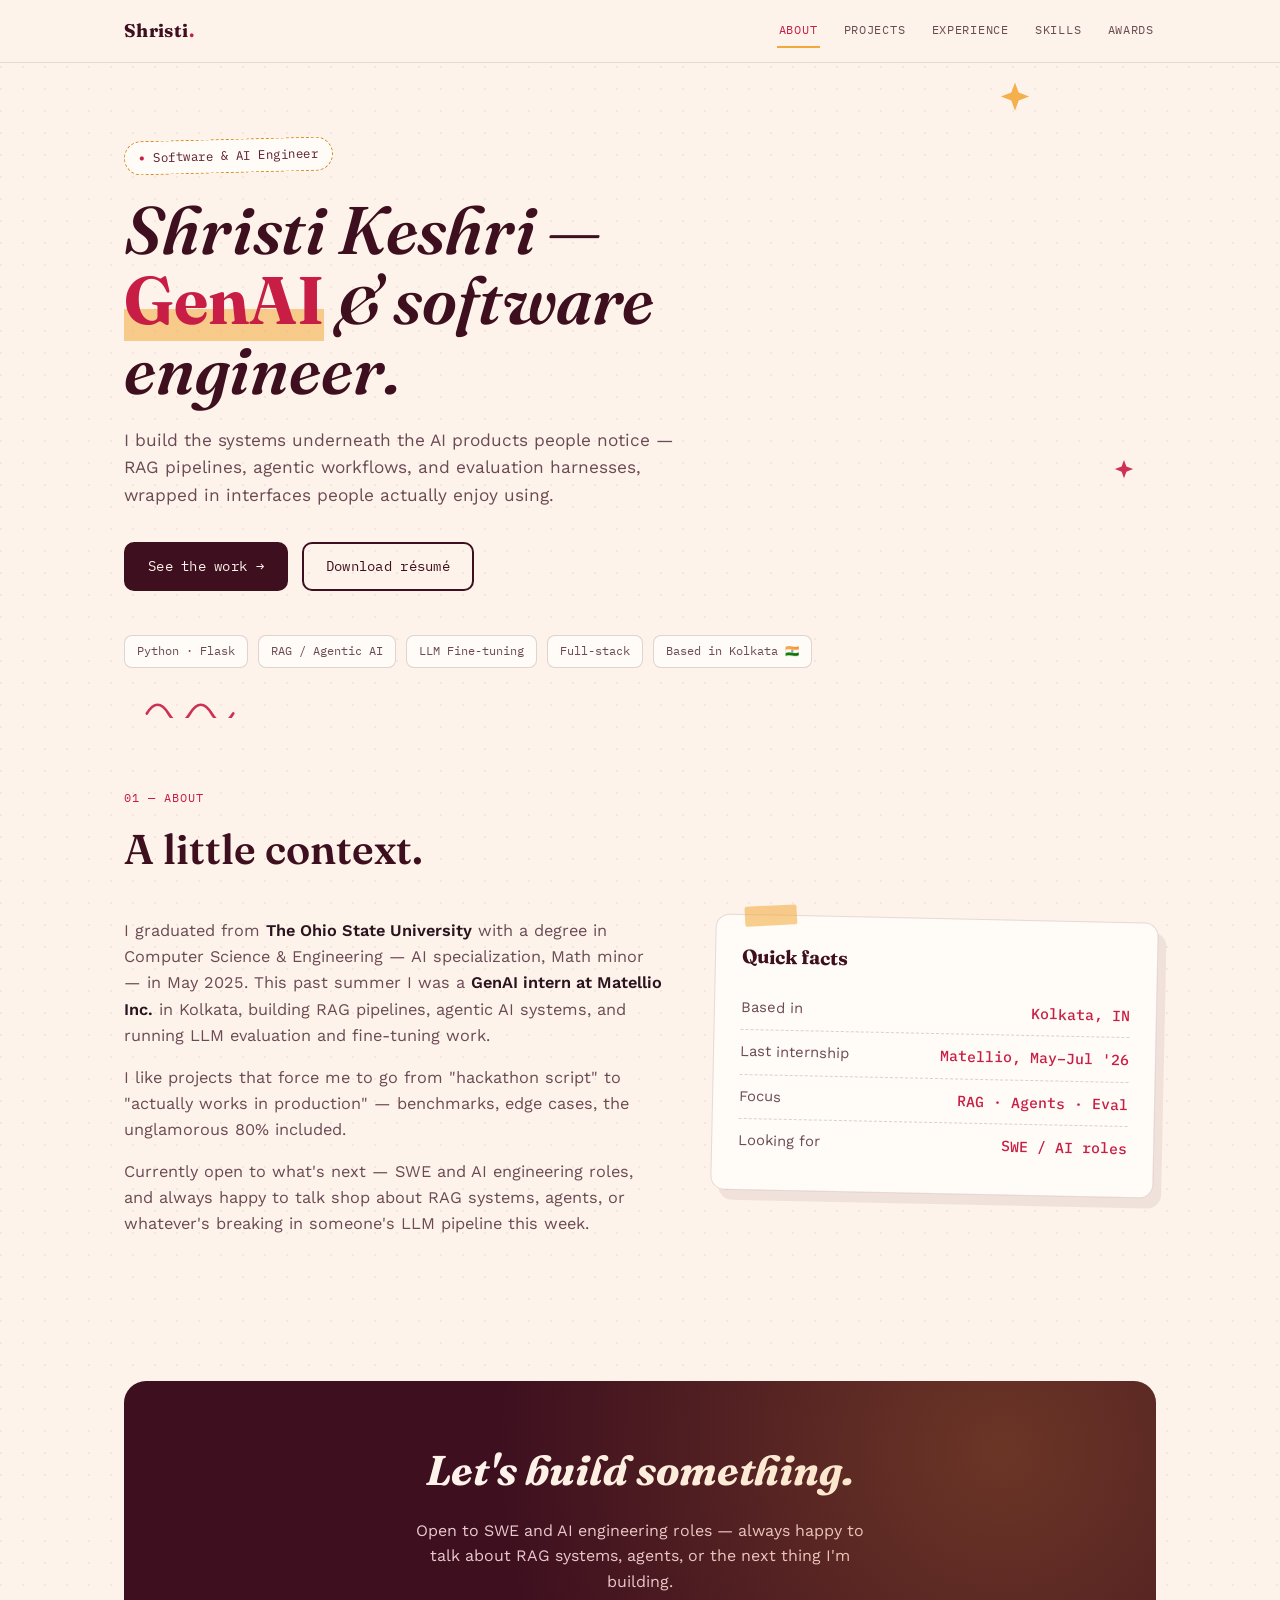
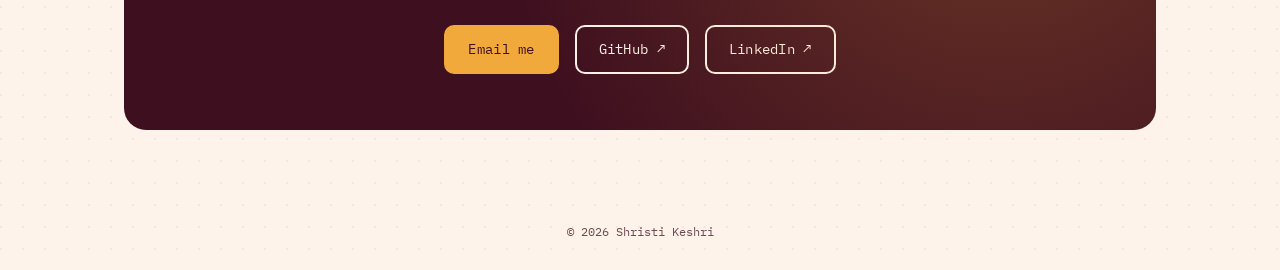
<file: index.html>
<!DOCTYPE html>
<html lang="en">
<head>
<meta charset="UTF-8">
<meta name="viewport" content="width=device-width, initial-scale=1.0">
<title>Shristi Keshri — GenAI Engineer</title>
<meta name="description" content="Shristi Keshri — GenAI &amp; Software Engineer. RAG pipelines, agentic systems, and full-stack builds.">
<link rel="preconnect" href="https://fonts.googleapis.com">
<link rel="preconnect" href="https://fonts.gstatic.com" crossorigin>
<link href="https://fonts.googleapis.com/css2?family=Fraunces:ital,opsz,wght@0,9..144,400;0,9..144,600;0,9..144,700;1,9..144,500&family=Work+Sans:wght@400;500;600&family=IBM+Plex+Mono:wght@400;500&display=swap" rel="stylesheet">
<link rel="stylesheet" href="style.css">
</head>
<body>

<header class="nav">
  <div class="nav-inner">
    <a class="brand" href="index.html">Shristi<span>.</span></a>
    <nav class="links">
      <a href="index.html" class="active">About</a>
      <a href="projects.html">Projects</a>
      <a href="experience.html">Experience</a>
      <a href="skills.html">Skills</a>
      <a href="awards.html">Awards</a>
    </nav>
  </div>
</header>

<main>
  <div class="wrap">
    <section class="hero">
      <svg class="doodle star1" viewBox="0 0 24 24" fill="none" xmlns="http://www.w3.org/2000/svg"><path d="M12 1l2.6 7.2L22 11l-7.4 2.8L12 21l-2.6-7.2L2 11l7.4-2.8L12 1z" fill="#F2A93B"/></svg>
      <svg class="doodle squiggle" viewBox="0 0 100 20" fill="none" xmlns="http://www.w3.org/2000/svg"><path d="M2 15C10 2 18 2 26 15C34 28 42 28 50 15C58 2 66 2 74 15C82 28 90 28 98 15" stroke="#C81E45" stroke-width="3" stroke-linecap="round"/></svg>
      <svg class="doodle star2" viewBox="0 0 24 24" fill="none" xmlns="http://www.w3.org/2000/svg"><path d="M12 1l2.6 7.2L22 11l-7.4 2.8L12 21l-2.6-7.2L2 11l7.4-2.8L12 1z" fill="#C81E45"/></svg>
      <span class="hero-tag">Software &amp; AI Engineer</span>
      <h1 class="hero-title">Shristi Keshri —<br><em>GenAI</em> &amp; software engineer.</h1>
      <p class="hero-sub">I build the systems underneath the AI products people notice — RAG pipelines, agentic workflows, and evaluation harnesses, wrapped in interfaces people actually enjoy using.</p>
      <div class="hero-cta">
        <a class="btn btn-solid" href="projects.html">See the work →</a>
        <a class="btn btn-outline" href="assets/ShristiKeshri_Resume.pdf" download>Download résumé</a>
      </div>
      <div class="hero-chips">
        <span class="chip">Python · Flask</span>
        <span class="chip">RAG / Agentic AI</span>
        <span class="chip">LLM Fine-tuning</span>
        <span class="chip">Full-stack</span>
        <span class="chip">Based in Kolkata 🇮🇳</span>
      </div>
    </section>

    <section id="about">
      <p class="eyebrow">01 — about</p>
      <h2 class="section-title">A little context.</h2>
      <div class="about-grid">
        <div class="about-text">
          <p>I graduated from <strong>The Ohio State University</strong> with a degree in Computer Science &amp; Engineering — AI specialization, Math minor — in May 2025. This past summer I was a <strong>GenAI intern at Matellio Inc.</strong> in Kolkata, building RAG pipelines, agentic AI systems, and running LLM evaluation and fine-tuning work.</p>
          <p>I like projects that force me to go from "hackathon script" to "actually works in production" — benchmarks, edge cases, the unglamorous 80% included.</p>
          <p>Currently open to what's next — SWE and AI engineering roles, and always happy to talk shop about RAG systems, agents, or whatever's breaking in someone's LLM pipeline this week.</p>
        </div>
        <div class="postcard">
          <h3>Quick facts</h3>
          <div class="stat-row"><span>Based in</span><span>Kolkata, IN</span></div>
          <div class="stat-row"><span>Last internship</span><span>Matellio, May–Jul '26</span></div>
          <div class="stat-row"><span>Focus</span><span>RAG · Agents · Eval</span></div>
          <div class="stat-row"><span>Looking for</span><span>SWE / AI roles</span></div>
        </div>
      </div>
    </section>

    <section id="contact">
      <div class="contact-card">
        <h2>Let's build something.</h2>
        <p>Open to SWE and AI engineering roles — always happy to talk about RAG systems, agents, or the next thing I'm building.</p>
        <div class="contact-actions">
          <a class="btn btn-solid" href="mailto:shristikeshri2110@gmail.com">Email me</a>
          <a class="btn btn-outline" href="https://github.com/skeshri23" target="_blank" rel="noopener">GitHub ↗</a>
          <a class="btn btn-outline" href="https://linkedin.com/in/shristikeshri2110" target="_blank" rel="noopener">LinkedIn ↗</a>
        </div>
      </div>
    </section>
  </div>
</main>

<footer class="site-footer">© 2026 Shristi Keshri</footer>

</body>
</html>
</file>
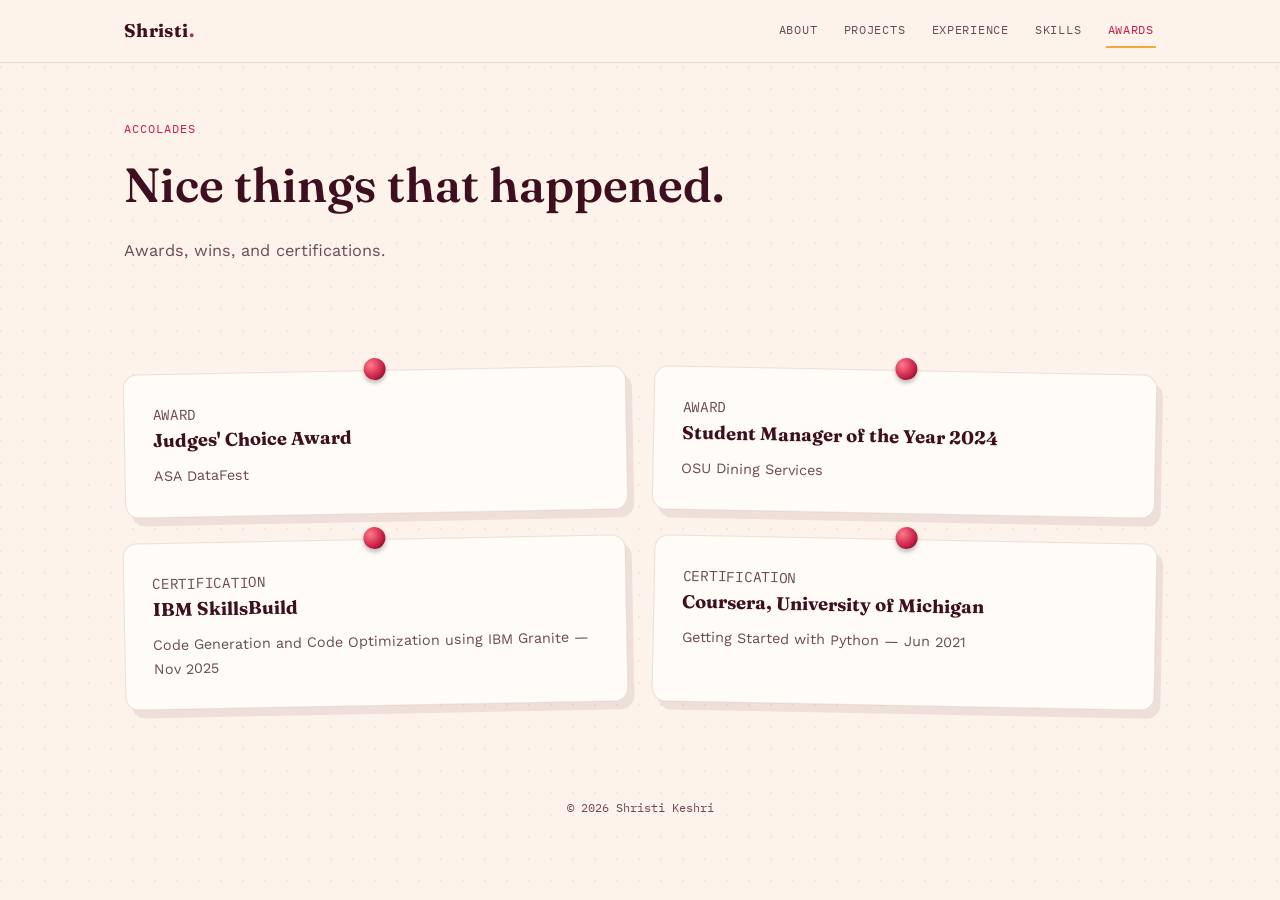
<file: awards.html>
<!DOCTYPE html>
<html lang="en">
<head>
<meta charset="UTF-8">
<meta name="viewport" content="width=device-width, initial-scale=1.0">
<title>Awards — Shristi Keshri</title>
<link rel="preconnect" href="https://fonts.googleapis.com">
<link rel="preconnect" href="https://fonts.gstatic.com" crossorigin>
<link href="https://fonts.googleapis.com/css2?family=Fraunces:ital,opsz,wght@0,9..144,400;0,9..144,600;0,9..144,700;1,9..144,500&family=Work+Sans:wght@400;500;600&family=IBM+Plex+Mono:wght@400;500&display=swap" rel="stylesheet">
<link rel="stylesheet" href="style.css">
</head>
<body>

<header class="nav">
  <div class="nav-inner">
    <a class="brand" href="index.html">Shristi<span>.</span></a>
    <nav class="links">
      <a href="index.html">About</a>
      <a href="projects.html">Projects</a>
      <a href="experience.html">Experience</a>
      <a href="skills.html">Skills</a>
      <a href="awards.html" class="active">Awards</a>
    </nav>
  </div>
</header>

<main>
  <div class="wrap">
    <section class="page-hero">
      <p class="eyebrow">accolades</p>
      <h1 class="page-title">Nice things that happened.</h1>
      <p class="page-sub">Awards, wins, and certifications.</p>
    </section>

    <section>
      <div class="pin-grid awards-grid">
        <div class="card tilt-l">
          <div class="pin"></div>
          <p class="card-kicker">Award</p>
          <h3>Judges' Choice Award</h3>
          <p>ASA DataFest</p>
        </div>
        <div class="card tilt-r">
          <div class="pin"></div>
          <p class="card-kicker">Award</p>
          <h3>Student Manager of the Year 2024</h3>
          <p>OSU Dining Services</p>
        </div>
        <div class="card tilt-l">
          <div class="pin"></div>
          <p class="card-kicker">Certification</p>
          <h3>IBM SkillsBuild</h3>
          <p>Code Generation and Code Optimization using IBM Granite — Nov 2025</p>
        </div>
        <div class="card tilt-r">
          <div class="pin"></div>
          <p class="card-kicker">Certification</p>
          <h3>Coursera, University of Michigan</h3>
          <p>Getting Started with Python — Jun 2021</p>
        </div>
      </div>
    </section>
  </div>
</main>

<footer class="site-footer">© 2026 Shristi Keshri</footer>

</body>
</html>
</file>
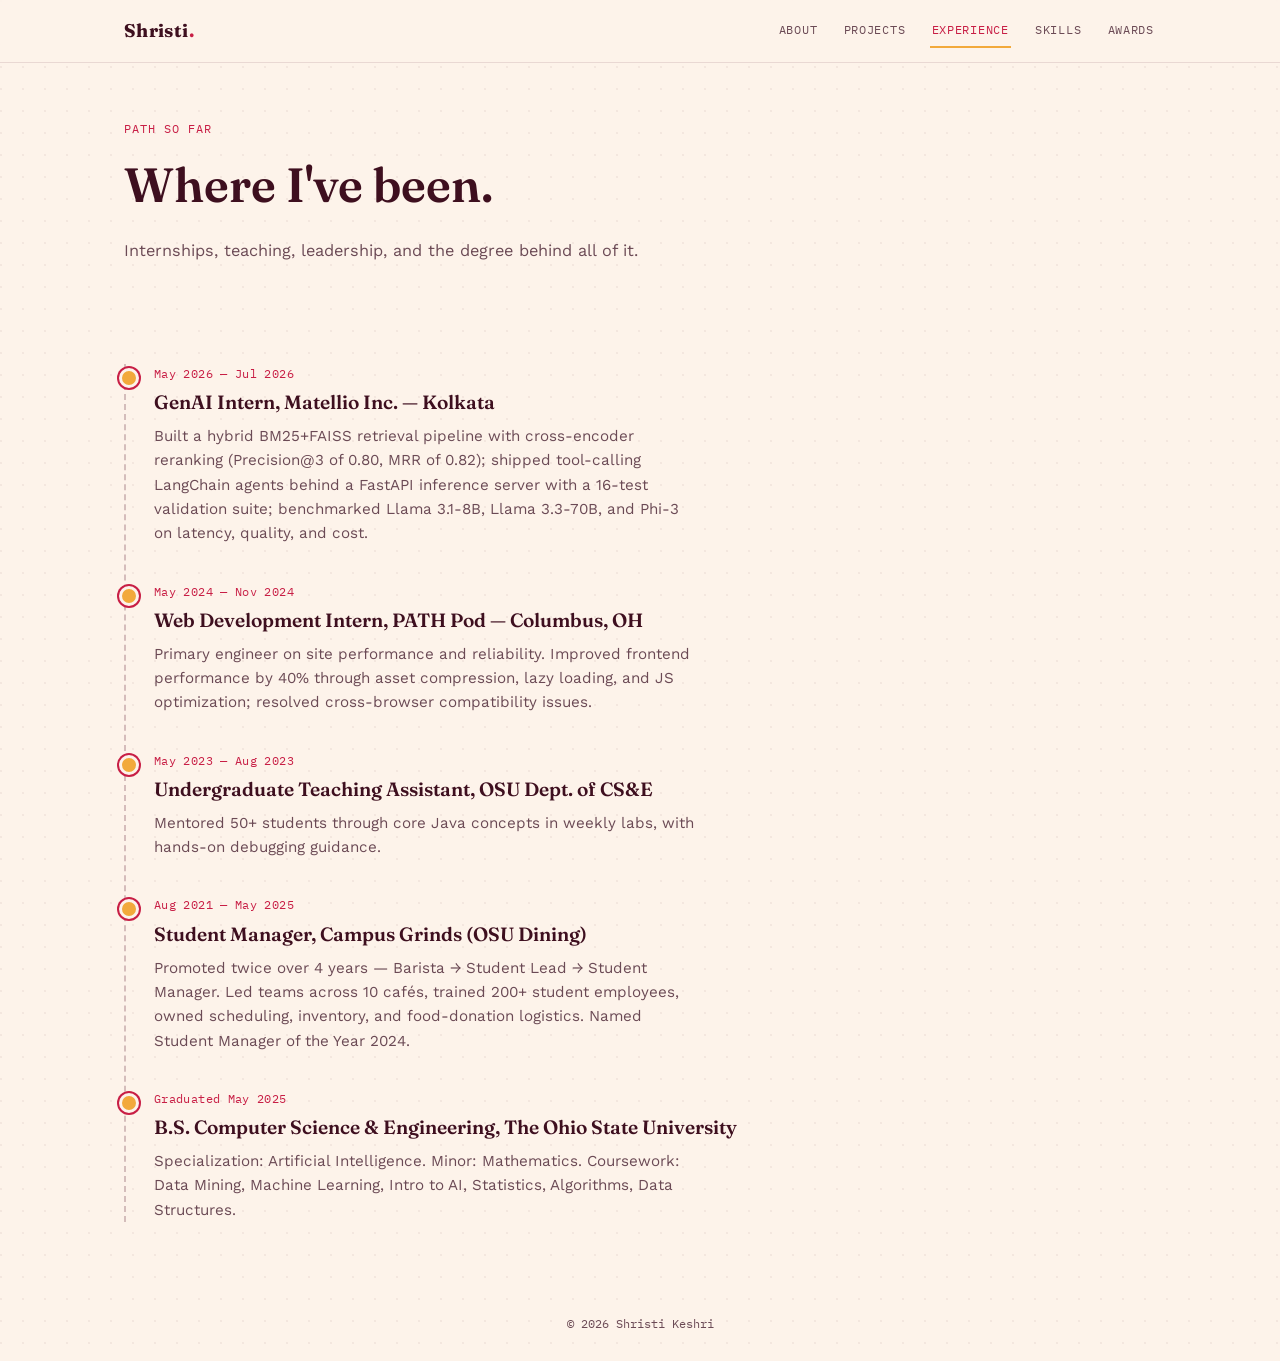
<file: experience.html>
<!DOCTYPE html>
<html lang="en">
<head>
<meta charset="UTF-8">
<meta name="viewport" content="width=device-width, initial-scale=1.0">
<title>Experience — Shristi Keshri</title>
<link rel="preconnect" href="https://fonts.googleapis.com">
<link rel="preconnect" href="https://fonts.gstatic.com" crossorigin>
<link href="https://fonts.googleapis.com/css2?family=Fraunces:ital,opsz,wght@0,9..144,400;0,9..144,600;0,9..144,700;1,9..144,500&family=Work+Sans:wght@400;500;600&family=IBM+Plex+Mono:wght@400;500&display=swap" rel="stylesheet">
<link rel="stylesheet" href="style.css">
</head>
<body>

<header class="nav">
  <div class="nav-inner">
    <a class="brand" href="index.html">Shristi<span>.</span></a>
    <nav class="links">
      <a href="index.html">About</a>
      <a href="projects.html">Projects</a>
      <a href="experience.html" class="active">Experience</a>
      <a href="skills.html">Skills</a>
      <a href="awards.html">Awards</a>
    </nav>
  </div>
</header>

<main>
  <div class="wrap">
    <section class="page-hero">
      <p class="eyebrow">path so far</p>
      <h1 class="page-title">Where I've been.</h1>
      <p class="page-sub">Internships, teaching, leadership, and the degree behind all of it.</p>
    </section>

    <section>
      <div class="timeline">
        <div class="t-item">
          <div class="t-when">May 2026 — Jul 2026</div>
          <div class="t-role">GenAI Intern, Matellio Inc. — Kolkata</div>
          <div class="t-desc">Built a hybrid BM25+FAISS retrieval pipeline with cross-encoder reranking (Precision@3 of 0.80, MRR of 0.82); shipped tool-calling LangChain agents behind a FastAPI inference server with a 16-test validation suite; benchmarked Llama 3.1-8B, Llama 3.3-70B, and Phi-3 on latency, quality, and cost.</div>
        </div>
        <div class="t-item">
          <div class="t-when">May 2024 — Nov 2024</div>
          <div class="t-role">Web Development Intern, PATH Pod — Columbus, OH</div>
          <div class="t-desc">Primary engineer on site performance and reliability. Improved frontend performance by 40% through asset compression, lazy loading, and JS optimization; resolved cross-browser compatibility issues.</div>
        </div>
        <div class="t-item">
          <div class="t-when">May 2023 — Aug 2023</div>
          <div class="t-role">Undergraduate Teaching Assistant, OSU Dept. of CS&amp;E</div>
          <div class="t-desc">Mentored 50+ students through core Java concepts in weekly labs, with hands-on debugging guidance.</div>
        </div>
        <div class="t-item">
          <div class="t-when">Aug 2021 — May 2025</div>
          <div class="t-role">Student Manager, Campus Grinds (OSU Dining)</div>
          <div class="t-desc">Promoted twice over 4 years — Barista → Student Lead → Student Manager. Led teams across 10 cafés, trained 200+ student employees, owned scheduling, inventory, and food-donation logistics. Named Student Manager of the Year 2024.</div>
        </div>
        <div class="t-item">
          <div class="t-when">Graduated May 2025</div>
          <div class="t-role">B.S. Computer Science &amp; Engineering, The Ohio State University</div>
          <div class="t-desc">Specialization: Artificial Intelligence. Minor: Mathematics. Coursework: Data Mining, Machine Learning, Intro to AI, Statistics, Algorithms, Data Structures.</div>
        </div>
      </div>
    </section>
  </div>
</main>

<footer class="site-footer">© 2026 Shristi Keshri</footer>

</body>
</html>
</file>
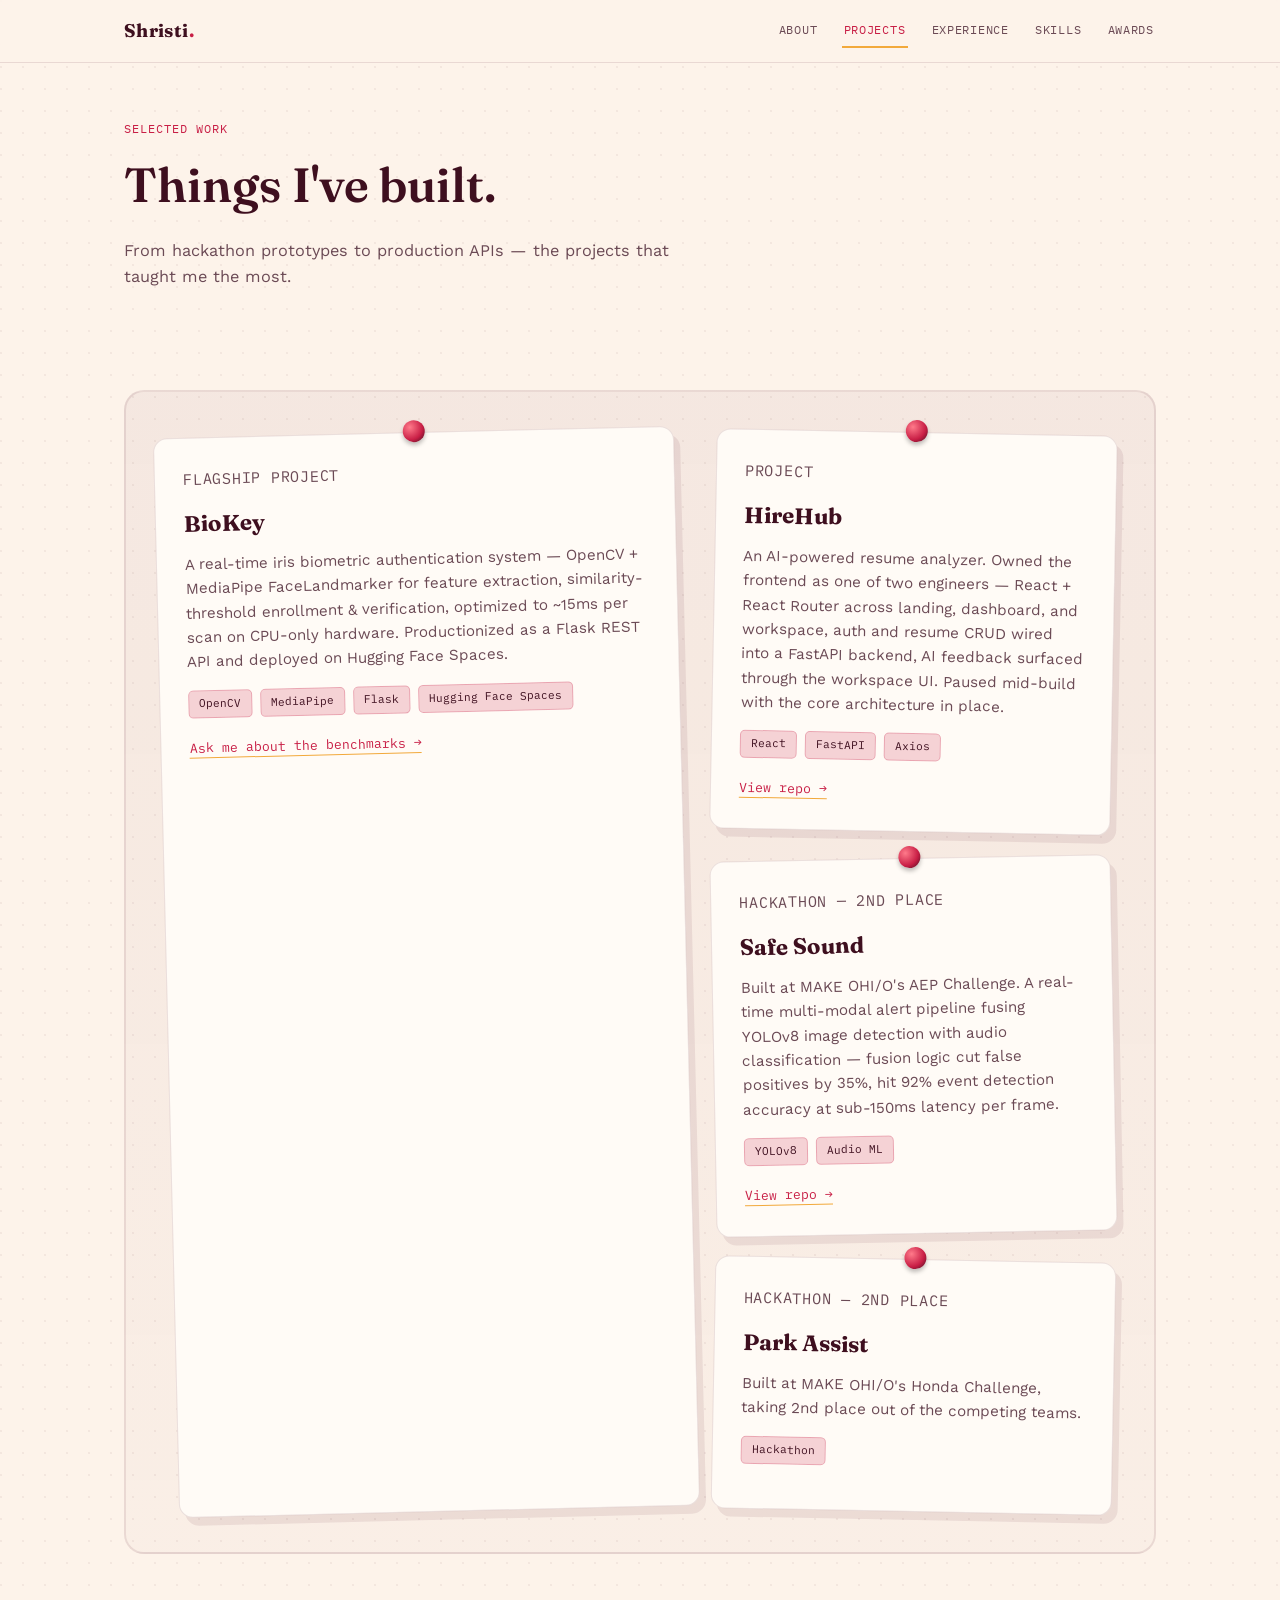
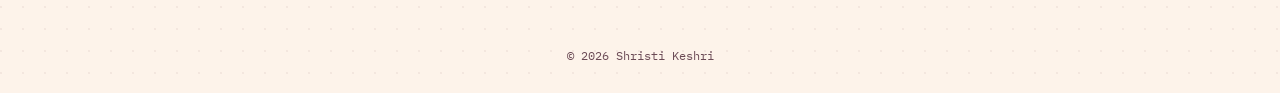
<file: projects.html>
<!DOCTYPE html>
<html lang="en">
<head>
<meta charset="UTF-8">
<meta name="viewport" content="width=device-width, initial-scale=1.0">
<title>Projects — Shristi Keshri</title>
<link rel="preconnect" href="https://fonts.googleapis.com">
<link rel="preconnect" href="https://fonts.gstatic.com" crossorigin>
<link href="https://fonts.googleapis.com/css2?family=Fraunces:ital,opsz,wght@0,9..144,400;0,9..144,600;0,9..144,700;1,9..144,500&family=Work+Sans:wght@400;500;600&family=IBM+Plex+Mono:wght@400;500&display=swap" rel="stylesheet">
<link rel="stylesheet" href="style.css">
</head>
<body>

<header class="nav">
  <div class="nav-inner">
    <a class="brand" href="index.html">Shristi<span>.</span></a>
    <nav class="links">
      <a href="index.html">About</a>
      <a href="projects.html" class="active">Projects</a>
      <a href="experience.html">Experience</a>
      <a href="skills.html">Skills</a>
      <a href="awards.html">Awards</a>
    </nav>
  </div>
</header>

<main>
  <div class="wrap">
    <section class="page-hero">
      <p class="eyebrow">selected work</p>
      <h1 class="page-title">Things I've built.</h1>
      <p class="page-sub">From hackathon prototypes to production APIs — the projects that taught me the most.</p>
    </section>

    <section>
      <div class="board">
        <div class="pin-grid">
          <div class="card flagship">
            <div class="pin"></div>
            <p class="card-kicker">Flagship project</p>
            <h3>BioKey</h3>
            <p>A real-time iris biometric authentication system — OpenCV + MediaPipe FaceLandmarker for feature extraction, similarity-threshold enrollment &amp; verification, optimized to ~15ms per scan on CPU-only hardware. Productionized as a Flask REST API and deployed on Hugging Face Spaces.</p>
            <div class="tags">
              <span class="tag">OpenCV</span>
              <span class="tag">MediaPipe</span>
              <span class="tag">Flask</span>
              <span class="tag">Hugging Face Spaces</span>
            </div>
            <a class="card-link" href="index.html#contact">Ask me about the benchmarks →</a>
          </div>
          <div class="pin-col">
            <div class="card tilt-r">
              <div class="pin"></div>
              <p class="card-kicker">Project</p>
              <h3>HireHub</h3>
              <p>An AI-powered resume analyzer. Owned the frontend as one of two engineers — React + React Router across landing, dashboard, and workspace, auth and resume CRUD wired into a FastAPI backend, AI feedback surfaced through the workspace UI. Paused mid-build with the core architecture in place.</p>
              <div class="tags">
                <span class="tag">React</span>
                <span class="tag">FastAPI</span>
                <span class="tag">Axios</span>
              </div>
              <a class="card-link" href="index.html#contact">View repo →</a>
            </div>
            <div class="card tilt-l">
              <div class="pin"></div>
              <p class="card-kicker">Hackathon — 2nd place</p>
              <h3>Safe Sound</h3>
              <p>Built at MAKE OHI/O's AEP Challenge. A real-time multi-modal alert pipeline fusing YOLOv8 image detection with audio classification — fusion logic cut false positives by 35%, hit 92% event detection accuracy at sub-150ms latency per frame.</p>
              <div class="tags">
                <span class="tag">YOLOv8</span>
                <span class="tag">Audio ML</span>
              </div>
              <a class="card-link" href="index.html#contact">View repo →</a>
            </div>
            <div class="card tilt-r">
              <div class="pin"></div>
              <p class="card-kicker">Hackathon — 2nd place</p>
              <h3>Park Assist</h3>
              <p>Built at MAKE OHI/O's Honda Challenge, taking 2nd place out of the competing teams.</p>
              <div class="tags"><span class="tag">Hackathon</span></div>
            </div>
          </div>
        </div>
      </div>
    </section>
  </div>
</main>

<footer class="site-footer">© 2026 Shristi Keshri</footer>

</body>
</html>
</file>
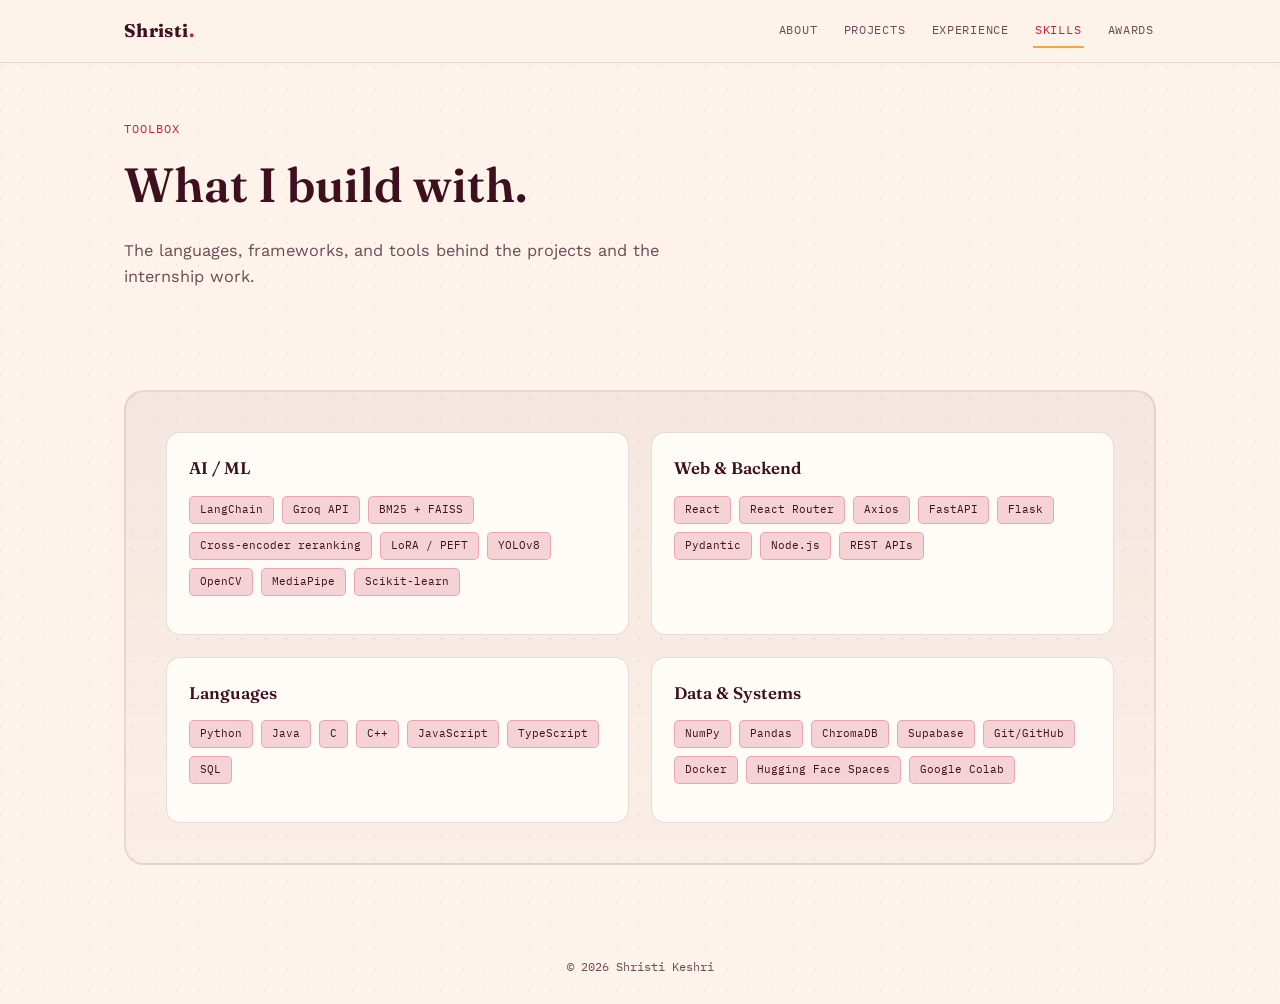
<file: skills.html>
<!DOCTYPE html>
<html lang="en">
<head>
<meta charset="UTF-8">
<meta name="viewport" content="width=device-width, initial-scale=1.0">
<title>Skills — Shristi Keshri</title>
<link rel="preconnect" href="https://fonts.googleapis.com">
<link rel="preconnect" href="https://fonts.gstatic.com" crossorigin>
<link href="https://fonts.googleapis.com/css2?family=Fraunces:ital,opsz,wght@0,9..144,400;0,9..144,600;0,9..144,700;1,9..144,500&family=Work+Sans:wght@400;500;600&family=IBM+Plex+Mono:wght@400;500&display=swap" rel="stylesheet">
<link rel="stylesheet" href="style.css">
</head>
<body>

<header class="nav">
  <div class="nav-inner">
    <a class="brand" href="index.html">Shristi<span>.</span></a>
    <nav class="links">
      <a href="index.html">About</a>
      <a href="projects.html">Projects</a>
      <a href="experience.html">Experience</a>
      <a href="skills.html" class="active">Skills</a>
      <a href="awards.html">Awards</a>
    </nav>
  </div>
</header>

<main>
  <div class="wrap">
    <section class="page-hero">
      <p class="eyebrow">toolbox</p>
      <h1 class="page-title">What I build with.</h1>
      <p class="page-sub">The languages, frameworks, and tools behind the projects and the internship work.</p>
    </section>

    <section>
      <div class="board">
        <div class="skills-grid">
          <div class="skill-card">
            <h4>AI / ML</h4>
            <div class="tags">
              <span class="tag">LangChain</span><span class="tag">Groq API</span><span class="tag">BM25 + FAISS</span>
              <span class="tag">Cross-encoder reranking</span><span class="tag">LoRA / PEFT</span><span class="tag">YOLOv8</span>
              <span class="tag">OpenCV</span><span class="tag">MediaPipe</span><span class="tag">Scikit-learn</span>
            </div>
          </div>
          <div class="skill-card">
            <h4>Web &amp; Backend</h4>
            <div class="tags">
              <span class="tag">React</span><span class="tag">React Router</span><span class="tag">Axios</span>
              <span class="tag">FastAPI</span><span class="tag">Flask</span><span class="tag">Pydantic</span><span class="tag">Node.js</span><span class="tag">REST APIs</span>
            </div>
          </div>
          <div class="skill-card">
            <h4>Languages</h4>
            <div class="tags">
              <span class="tag">Python</span><span class="tag">Java</span><span class="tag">C</span><span class="tag">C++</span>
              <span class="tag">JavaScript</span><span class="tag">TypeScript</span><span class="tag">SQL</span>
            </div>
          </div>
          <div class="skill-card">
            <h4>Data &amp; Systems</h4>
            <div class="tags">
              <span class="tag">NumPy</span><span class="tag">Pandas</span><span class="tag">ChromaDB</span><span class="tag">Supabase</span>
              <span class="tag">Git/GitHub</span><span class="tag">Docker</span><span class="tag">Hugging Face Spaces</span><span class="tag">Google Colab</span>
            </div>
          </div>
        </div>
      </div>
    </section>
  </div>
</main>

<footer class="site-footer">© 2026 Shristi Keshri</footer>

</body>
</html>
</file>
<file: style.css>
:root{
  --maroon: #5C1A2E;
  --maroon-deep: #3E0F1F;
  --cream: #FDF3EA;
  --cream-card: #FFFBF6;
  --cherry: #C81E45;
  --marigold: #F2A93B;
  --marigold-deep: #D98A1F;
  --ink: #2B1420;
  --ink-soft: #6B4A55;
  --tape: rgba(242,169,59,0.55);
  --tape-pink: rgba(200,30,69,0.18);
  --radius: 14px;
  --serif: 'Fraunces', Georgia, serif;
  --sans: 'Work Sans', -apple-system, sans-serif;
  --mono: 'IBM Plex Mono', 'Courier New', monospace;
}

*{box-sizing:border-box;}
html{scroll-behavior:smooth;}
@media (prefers-reduced-motion: reduce){
  html{scroll-behavior:auto;}
  *{animation-duration:0.001ms !important; animation-iteration-count:1 !important; transition-duration:0.001ms !important;}
}

body{
  margin:0;
  background:var(--cream);
  background-image: radial-gradient(circle at 1px 1px, rgba(92,26,46,0.06) 1px, transparent 0);
  background-size: 22px 22px;
  color:var(--ink);
  font-family:var(--sans);
  line-height:1.6;
  -webkit-font-smoothing:antialiased;
}

a{color:inherit;}
:focus-visible{outline:3px solid var(--maroon); outline-offset:3px; border-radius:4px;}

.wrap{max-width:1080px; margin:0 auto; padding:0 24px;}

/* NAV */
header.nav{
  position:sticky; top:0; z-index:50;
  background:rgba(253,243,234,0.9);
  backdrop-filter:blur(8px);
  border-bottom:1px solid rgba(92,26,46,0.12);
}
.nav-inner{
  max-width:1080px; margin:0 auto; padding:14px 24px;
  display:flex; align-items:center; justify-content:space-between;
  gap:16px;
}
.brand{
  font-family:var(--serif); font-weight:700; font-size:1.15rem;
  letter-spacing:0.02em; text-decoration:none; color:var(--maroon-deep);
}
.brand span{color:var(--cherry);}
nav.links{display:flex; gap:22px; flex-wrap:wrap;}
nav.links a{
  font-family:var(--mono); font-size:0.78rem; text-transform:uppercase;
  letter-spacing:0.06em; text-decoration:none; color:var(--ink-soft);
  padding:6px 2px; border-bottom:2px solid transparent; transition:border-color .2s, color .2s;
}
nav.links a:hover, nav.links a.active{color:var(--cherry); border-color:var(--marigold);}

/* PAGE HERO (subpages) */
.page-hero{padding:56px 0 36px;}
.eyebrow{
  font-family:var(--mono); font-size:0.78rem; letter-spacing:0.08em;
  text-transform:uppercase; color:var(--cherry); margin:0 0 8px;
}
.page-title{
  font-family:var(--serif); font-weight:600; font-size:clamp(2rem,4.4vw,3rem);
  color:var(--maroon-deep); margin:0 0 14px;
}
.page-sub{color:var(--ink-soft); max-width:60ch; font-size:1.02rem; margin:0;}

/* HOME HERO */
.hero{padding:76px 0 56px; position:relative; overflow:hidden;}
.doodle{position:absolute; opacity:0.9; pointer-events:none;}
.doodle.star1{top:18px; right:12%; width:34px; animation:spin-slow 9s linear infinite;}
.doodle.squiggle{bottom:6px; left:2%; width:90px; animation:float-y 4s ease-in-out infinite;}
.doodle.star2{top:60%; right:2%; width:22px; animation:float-y 3.2s ease-in-out infinite reverse;}
@keyframes float-y{0%,100%{transform:translateY(0);}50%{transform:translateY(-8px);}}
@keyframes spin-slow{from{transform:rotate(0deg);}to{transform:rotate(360deg);}}
@keyframes wiggle{0%,100%{transform:rotate(0deg);}25%{transform:rotate(-4deg);}75%{transform:rotate(4deg);}}

.hero-tag{
  display:inline-flex; align-items:center; gap:8px;
  font-family:var(--mono); font-size:0.78rem; letter-spacing:0.04em;
  background:var(--cream-card); border:1.5px dashed var(--marigold-deep);
  color:var(--maroon); padding:6px 14px; border-radius:999px;
  transform:rotate(-1.5deg); margin-bottom:22px;
}
.hero-tag::before{content:"●"; color:var(--cherry); font-size:0.6rem;}
h1.hero-title{
  font-family:var(--serif); font-weight:600; font-style:italic;
  font-size:clamp(2.4rem, 6vw, 4.2rem); line-height:1.04; margin:0 0 22px;
  color:var(--maroon-deep); max-width:14ch;
}
h1.hero-title em{
  font-style:normal; font-weight:700; color:var(--cherry);
  background:linear-gradient(180deg, transparent 62%, var(--tape) 62%);
}
.hero-sub{font-size:1.08rem; max-width:52ch; color:var(--ink-soft); margin-bottom:32px;}
.hero-cta{display:flex; gap:14px; flex-wrap:wrap; margin-bottom:44px;}

.btn{
  font-family:var(--mono); font-size:0.85rem; letter-spacing:0.02em;
  padding:12px 22px; border-radius:10px; text-decoration:none;
  display:inline-flex; align-items:center; gap:8px; transition:transform .15s ease, box-shadow .15s ease;
  border:2px solid var(--maroon-deep);
}
.btn:hover{transform:translateY(-2px);}
.btn-solid{background:var(--maroon-deep); color:var(--cream);}
.btn-solid:hover{box-shadow:4px 4px 0 var(--marigold);}
.btn-outline{background:transparent; color:var(--maroon-deep);}
.btn-outline:hover{box-shadow:4px 4px 0 var(--cherry);}

.hero-chips{display:flex; flex-wrap:wrap; gap:10px;}
.chip{
  font-family:var(--mono); font-size:0.72rem; padding:6px 12px;
  background:var(--cream-card); border:1px solid rgba(92,26,46,0.18);
  border-radius:8px; color:var(--ink-soft); transition:transform .2s, color .2s, border-color .2s;
}
.chip:hover{color:var(--cherry); border-color:var(--marigold); animation:wiggle .35s ease;}

.section-title{
  font-family:var(--serif); font-weight:600; font-size:clamp(1.8rem,3.4vw,2.6rem);
  color:var(--maroon-deep); margin:0 0 36px;
}
section{padding:64px 0;}

/* ABOUT (home) */
.about-grid{display:grid; grid-template-columns: 1.1fr 0.9fr; gap:48px; align-items:start;}
@media (max-width:820px){ .about-grid{grid-template-columns:1fr;} }
.about-text p{margin:0 0 16px; color:var(--ink-soft); font-size:1.02rem;}
.about-text strong{color:var(--ink); font-weight:600;}

.postcard{
  background:var(--cream-card);
  border:1.5px solid rgba(92,26,46,0.15);
  border-radius:var(--radius);
  padding:26px;
  transform:rotate(1.2deg);
  box-shadow:8px 10px 0 rgba(92,26,46,0.08);
  position:relative;
}
.postcard::before{
  content:"";
  position:absolute; top:-10px; left:28px; width:52px; height:20px;
  background:var(--tape); border-radius:2px; transform:rotate(-4deg);
}
.postcard h3{font-family:var(--serif); color:var(--maroon-deep); margin:0 0 14px; font-size:1.2rem;}
.stat-row{display:flex; justify-content:space-between; padding:10px 0; border-bottom:1px dashed rgba(92,26,46,0.2); font-size:0.92rem;}
.stat-row:last-child{border-bottom:none;}
.stat-row span:first-child{color:var(--ink-soft);}
.stat-row span:last-child{font-family:var(--mono); color:var(--cherry); font-weight:500;}

/* PINBOARD (projects / awards) */
.board{
  background:linear-gradient(180deg, rgba(92,26,46,0.05), rgba(92,26,46,0.02));
  border:2px solid rgba(92,26,46,0.1);
  border-radius:20px;
  padding:40px;
}
@media (max-width:600px){ .board{padding:24px 16px;} }
.pin-grid{display:grid; grid-template-columns:1.3fr 1fr; gap:26px;}
@media (max-width:820px){ .pin-grid{grid-template-columns:1fr;} }
.pin-col{display:flex; flex-direction:column; gap:26px;}

.card{
  background:var(--cream-card);
  border-radius:var(--radius);
  padding:28px;
  position:relative;
  border:1px solid rgba(92,26,46,0.12);
  box-shadow:6px 8px 0 rgba(92,26,46,0.09);
  transition:transform .25s ease, box-shadow .25s ease;
}
.card:hover{transform:translateY(-4px); box-shadow:8px 12px 0 rgba(200,30,69,0.18);}
.card.flagship{transform:rotate(-1.4deg);}
.card.flagship:hover{transform:translateY(-4px);}
.card.tilt-r{transform:rotate(1.1deg);}
.card.tilt-r:hover{transform:translateY(-4px);}
.card.tilt-l{transform:rotate(-1.1deg);}
.card.tilt-l:hover{transform:translateY(-4px);}

.pin{
  position:absolute; top:-13px; left:50%; transform:translateX(-50%);
  width:22px; height:22px; border-radius:50%;
  background:radial-gradient(circle at 32% 32%, #ff7a8a, var(--cherry) 60%, var(--maroon-deep) 100%);
  box-shadow:0 3px 4px rgba(0,0,0,0.25); transform-origin:top center;
}
.card:hover .pin{animation:wiggle .4s ease;}
.card-kicker{font-family:var(--mono); font-size:0.72rem; letter-spacing:0.05em; color:var(--marigold-deep); text-transform:uppercase; margin-bottom:6px;}
.card h3{font-family:var(--serif); font-size:1.4rem; color:var(--maroon-deep); margin:0 0 10px;}
.card p{color:var(--ink-soft); font-size:0.95rem; margin:0 0 16px;}
.tags{display:flex; flex-wrap:wrap; gap:8px; margin-bottom:16px;}
.tag{
  font-family:var(--mono); font-size:0.7rem; padding:4px 10px;
  background:var(--tape-pink); color:var(--maroon-deep); border-radius:5px;
  border:1px solid rgba(200,30,69,0.25);
}
.card-link{
  font-family:var(--mono); font-size:0.82rem; color:var(--cherry);
  text-decoration:none; border-bottom:1.5px solid var(--marigold);
  padding-bottom:1px;
}
.card-link:hover{color:var(--maroon-deep);}

.awards-grid{grid-template-columns:repeat(2, 1fr); margin-top:6px;}
@media (max-width:700px){ .awards-grid{grid-template-columns:1fr;} }
.awards-grid .card p{margin:0; font-size:0.9rem;}
.awards-grid .card h3{font-size:1.15rem;}

/* TIMELINE (experience) */
.timeline{position:relative; padding-left:28px; border-left:2px dashed rgba(92,26,46,0.25);}
.t-item{position:relative; padding-bottom:36px;}
.t-item:last-child{padding-bottom:0;}
.t-item::before{
  content:""; position:absolute; left:-35px; top:4px;
  width:14px; height:14px; border-radius:50%;
  background:var(--marigold); border:3px solid var(--cream);
  box-shadow:0 0 0 2px var(--cherry);
}
.t-when{font-family:var(--mono); font-size:0.76rem; color:var(--cherry); margin-bottom:4px; letter-spacing:0.03em;}
.t-role{font-family:var(--serif); font-size:1.2rem; color:var(--maroon-deep); margin:0 0 6px; font-weight:600;}
.t-desc{color:var(--ink-soft); font-size:0.95rem; max-width:60ch;}

/* SKILLS */
.skills-grid{display:grid; grid-template-columns:repeat(2, 1fr); gap:22px;}
@media (max-width:700px){ .skills-grid{grid-template-columns:1fr;} }
.skill-card{
  background:var(--cream-card); border:1px solid rgba(92,26,46,0.14);
  border-radius:var(--radius); padding:22px;
}
.skill-card h4{
  font-family:var(--serif); color:var(--maroon-deep); margin:0 0 14px;
  font-size:1.05rem; font-weight:600;
}

/* CONTACT */
.contact-card{
  background:var(--maroon-deep); color:var(--cream);
  border-radius:22px; padding:56px 40px; text-align:center;
  position:relative; overflow:hidden;
}
.contact-card::after{
  content:""; position:absolute; inset:0;
  background:radial-gradient(circle at 85% 20%, rgba(242,169,59,0.25), transparent 55%);
}
.contact-card h2{font-family:var(--serif); font-style:italic; font-size:clamp(1.8rem,4vw,2.6rem); margin:0 0 14px; position:relative;}
.contact-card p{color:#E9C9CF; max-width:48ch; margin:0 auto 30px; position:relative;}
.contact-actions{display:flex; gap:16px; justify-content:center; flex-wrap:wrap; position:relative;}
.contact-card .btn-solid{background:var(--marigold); border-color:var(--marigold); color:var(--maroon-deep);}
.contact-card .btn-solid:hover{box-shadow:4px 4px 0 var(--cherry);}
.contact-card .btn-outline{border-color:var(--cream); color:var(--cream);}
.contact-card .btn-outline:hover{box-shadow:4px 4px 0 var(--marigold);}

footer.site-footer{
  text-align:center; padding:28px 24px; font-family:var(--mono);
  font-size:0.75rem; color:var(--ink-soft);
}
</file>
